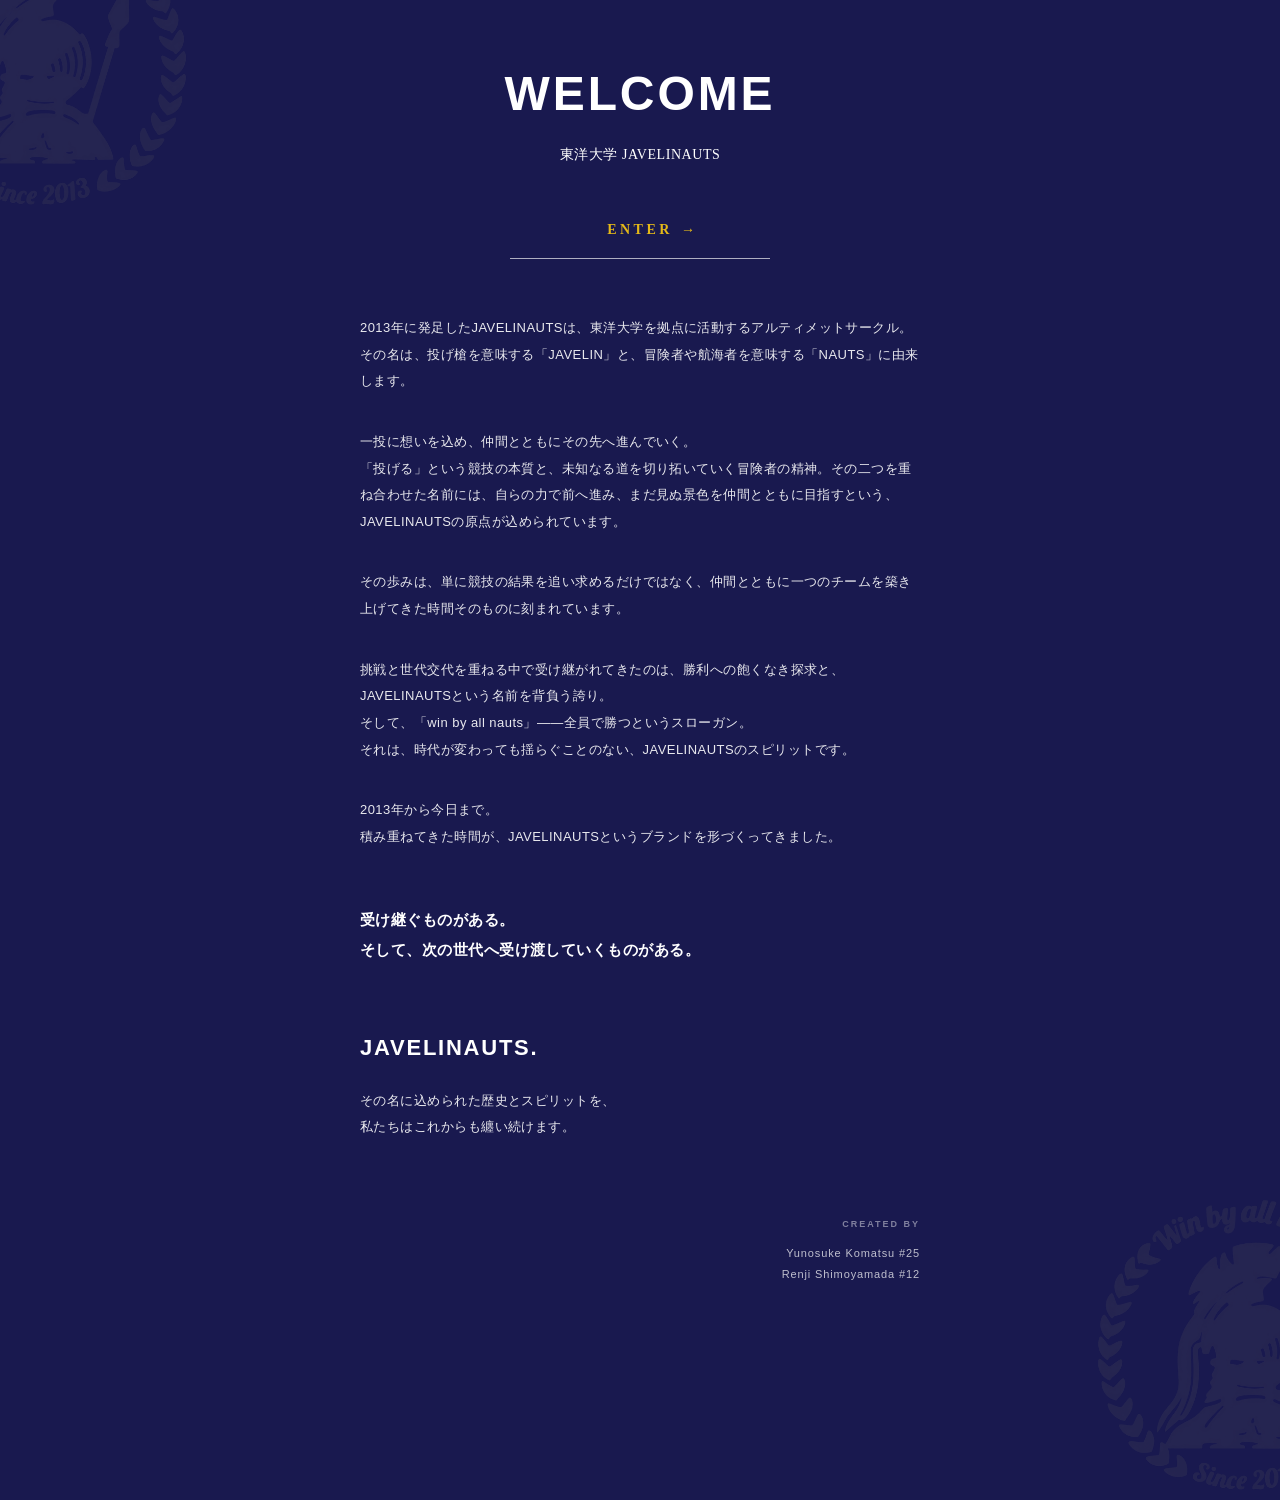
<file: index.html>
<!DOCTYPE html>
<html lang="ja">

<head>
  <meta charset="UTF-8">

  <meta
    name="viewport"
    content="width=device-width, initial-scale=1.0"
  >
  <meta http-equiv="Cache-Control" content="no-cache, no-store, must-revalidate">
<meta http-equiv="Pragma" content="no-cache">
<meta http-equiv="Expires" content="0">

  <title>JAVELINAUTS Uniforms</title>

  <link rel="stylesheet" href="css/style.css?v=1">
</head>


<body class="welcome-page">

  <main class="welcome">


    <!-- =========================
         左上 背景ロゴ
    ========================== -->

    <img
      src="images/jave-logo-transparent.png"
      alt=""
      class="welcome-bg-logo"
      aria-hidden="true"
    >


    <!-- =========================
         WELCOME
    ========================== -->

    <section class="welcome-hero">

      <div class="welcome-content">

        <h1>
          WELCOME
        </h1>

        <p>
          東洋大学 JAVELINAUTS
        </p>

        <a
          href="uniforms.html"
          class="enter-button"
        >
          ENTER
        </a>

      </div>

    </section>


    <!-- =========================
         TEAM STORY
    ========================== -->

    <section class="welcome-story">


      <p>
        2013年に発足したJAVELINAUTSは、東洋大学を拠点に活動するアルティメットサークル。<br>
        その名は、投げ槍を意味する「JAVELIN」と、冒険者や航海者を意味する「NAUTS」に由来します。
      </p>


      <p>
        一投に想いを込め、仲間とともにその先へ進んでいく。<br>
        「投げる」という競技の本質と、未知なる道を切り拓いていく冒険者の精神。その二つを重ね合わせた名前には、自らの力で前へ進み、まだ見ぬ景色を仲間とともに目指すという、JAVELINAUTSの原点が込められています。
      </p>


      <p>
        その歩みは、単に競技の結果を追い求めるだけではなく、仲間とともに一つのチームを築き上げてきた時間そのものに刻まれています。
      </p>


      <p>
        挑戦と世代交代を重ねる中で受け継がれてきたのは、勝利への飽くなき探求と、JAVELINAUTSという名前を背負う誇り。<br>
        そして、「win by all nauts」——全員で勝つというスローガン。<br>
        それは、時代が変わっても揺らぐことのない、JAVELINAUTSのスピリットです。
      </p>


      <p>
        2013年から今日まで。<br>
        積み重ねてきた時間が、JAVELINAUTSというブランドを形づくってきました。
      </p>


      <p class="welcome-story-message">
        受け継ぐものがある。<br>
        そして、次の世代へ受け渡していくものがある。
      </p>


      <!-- =========================
           ENDING
      ========================== -->

      <div class="welcome-story-ending">

        <h2>
          JAVELINAUTS.
        </h2>

        <p>
          その名に込められた歴史とスピリットを、<br>
          私たちはこれからも纏い続けます。
        </p>

      </div>


      <!-- =========================
           CREDIT
      ========================== -->

      <div class="welcome-credit">

        <span class="welcome-credit-label">
          CREATED BY
        </span>

        <p>
          Yunosuke Komatsu #25<br>
          Renji Shimoyamada #12
        </p>

      </div>


    </section>


    <!-- =========================
         右下 背景ロゴ
    ========================== -->

    <img
      src="images/jave-logo-transparent.png"
      alt=""
      class="welcome-bg-logo-bottom"
      aria-hidden="true"
    >


  </main>


 <script src="js/main.js"></script>

</body>

</html>
</file>
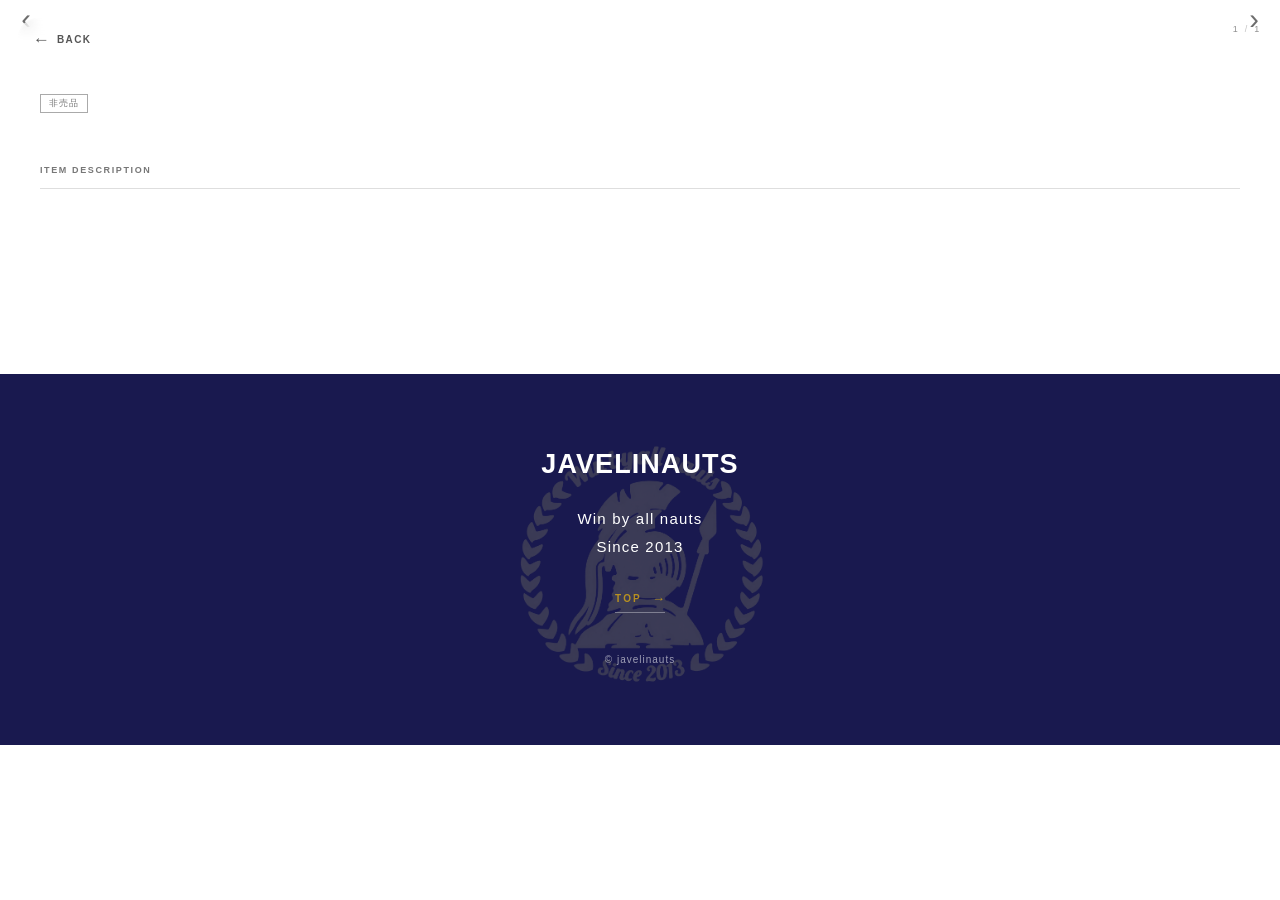
<file: archive-product.html>
<!DOCTYPE html>
<html lang="ja">

<head>
  <meta charset="UTF-8">
  <meta name="viewport" content="width=device-width, initial-scale=1.0">
  <meta http-equiv="Cache-Control" content="no-cache, no-store, must-revalidate">
<meta http-equiv="Pragma" content="no-cache">
<meta http-equiv="Expires" content="0">

  <title>JAVELINAUTS Archive</title>

  <link rel="stylesheet" href="css/style.css?v=1">
</head>


<body class="product-page archive-product-page">


  <main class="product-container">


    <!-- ========================================
         PRODUCT GALLERY
    ======================================== -->

    <section class="product-gallery">

      <a
        href="uniforms.html"
        class="product-close"
        aria-label="ユニフォーム一覧へ戻る"
      >
        <span class="product-back-arrow">←</span>
        <span>BACK</span>
      </a>


      <div class="gallery-viewport">

        <div
          class="gallery-track"
          id="archive-gallery-track"
        ></div>

      </div>


      <button
        type="button"
        class="gallery-arrow gallery-prev"
        aria-label="前の画像"
      >
        ‹
      </button>

      <button
        type="button"
        class="gallery-arrow gallery-next"
        aria-label="次の画像"
      >
        ›
      </button>


      <div
        class="gallery-dots"
        id="archive-gallery-dots"
      ></div>


      <div class="gallery-counter">
        <span id="gallery-current">1</span>

        <span class="gallery-counter-separator">/</span>

        <span id="gallery-total">1</span>
      </div>

    </section>



    <!-- ========================================
         ARCHIVE PRODUCT INFORMATION
    ======================================== -->

    <section class="archive-product-info">

      <h1 id="archive-product-name"></h1>

      <p class="archive-not-for-sale">
        非売品
      </p>


      <div class="archive-description">

        <div class="archive-description-heading">
          <span>ITEM DESCRIPTION</span>
        </div>

        <div class="archive-description-line"></div>


        <p id="archive-product-description"></p>

      </div>

    </section>


  </main>



  <!-- ========================================
       FOOTER
  ======================================== -->

  <footer class="site-footer">

    <img
      src="images/jave-logo-transparent.png"
      alt=""
      class="footer-team-logo"
      aria-hidden="true"
    >

    <div class="footer-content">

      <h2>JAVELINAUTS</h2>

      <p>Win by all nauts</p>

      <p>Since 2013</p>


      <a href="index.html" class="footer-top-link">
        <span>TOP</span>
        <span class="footer-top-arrow">→</span>
      </a>


      <p class="footer-copyright">
        © javelinauts
      </p>

    </div>

  </footer>


  <script src="js/archive-products.js?v=1"></script>
<script src="js/archive.js?v=1"></script>

</body>

</html>
</file>
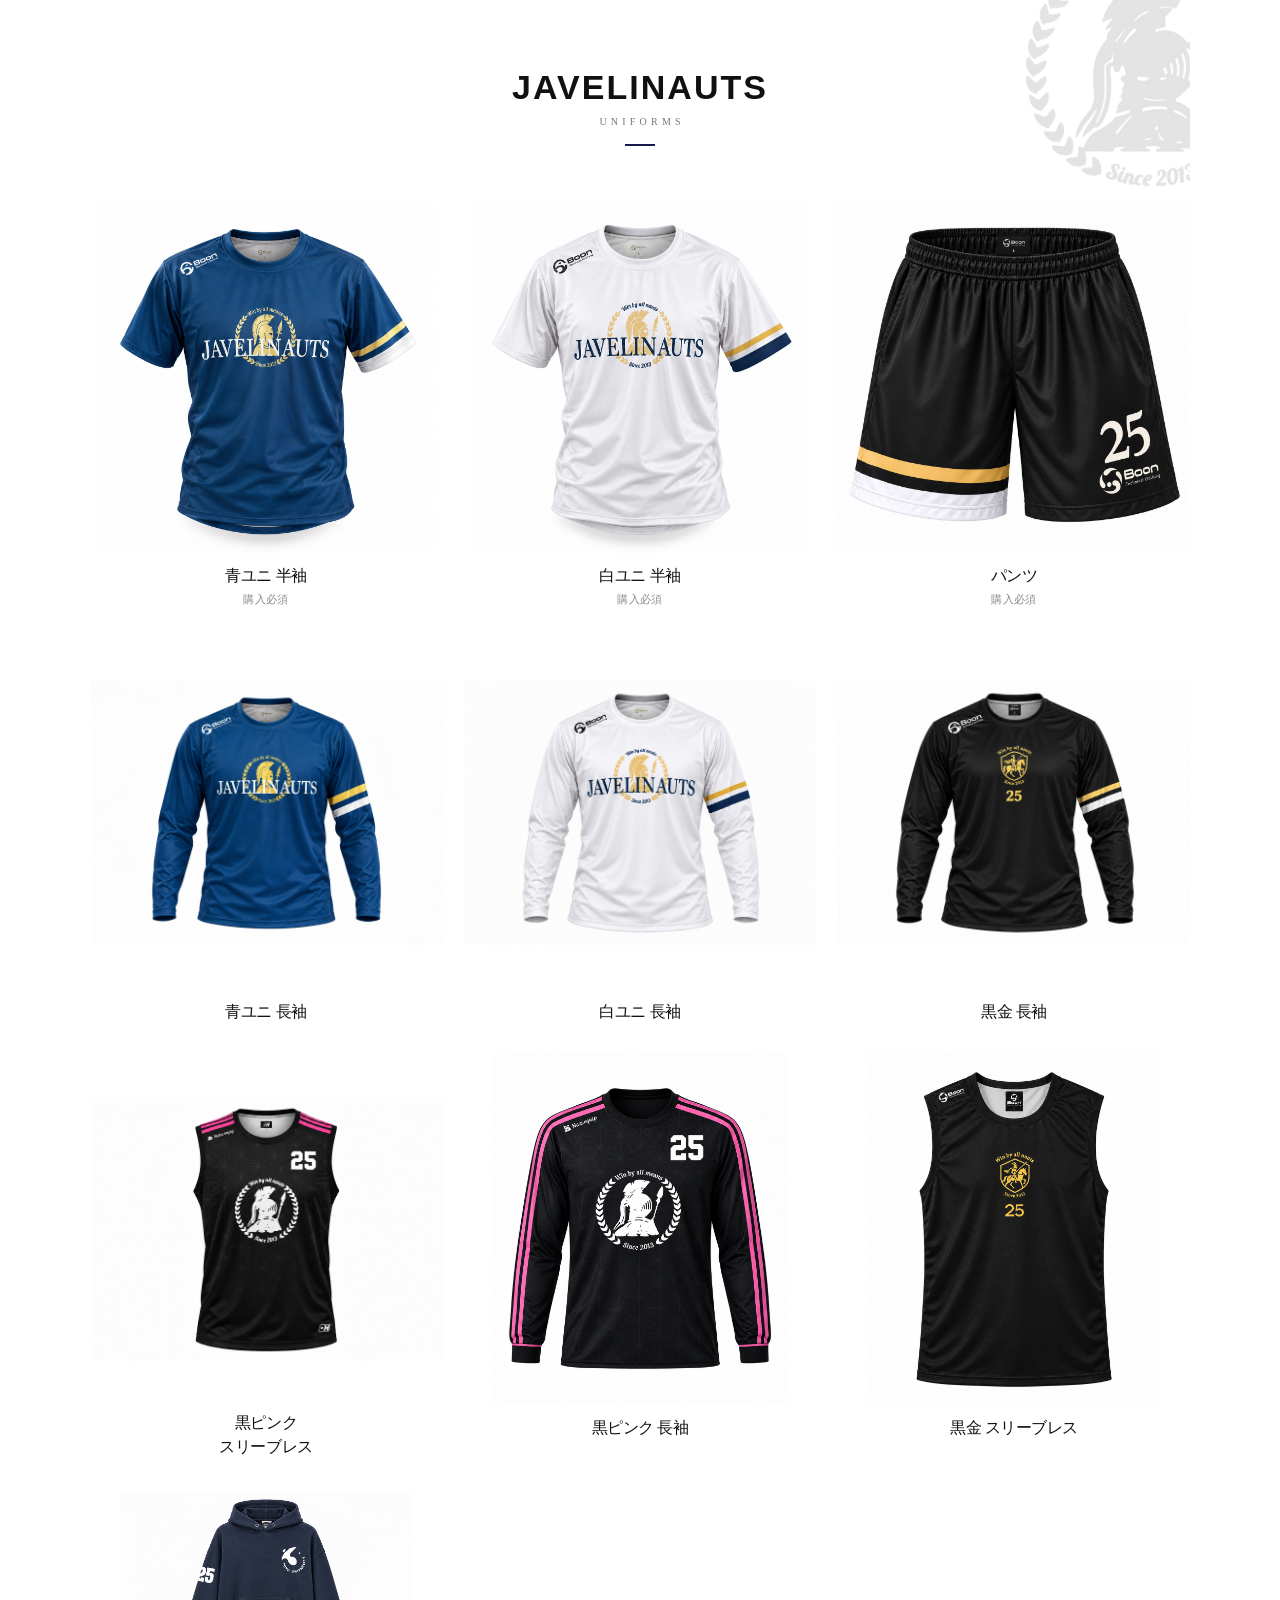
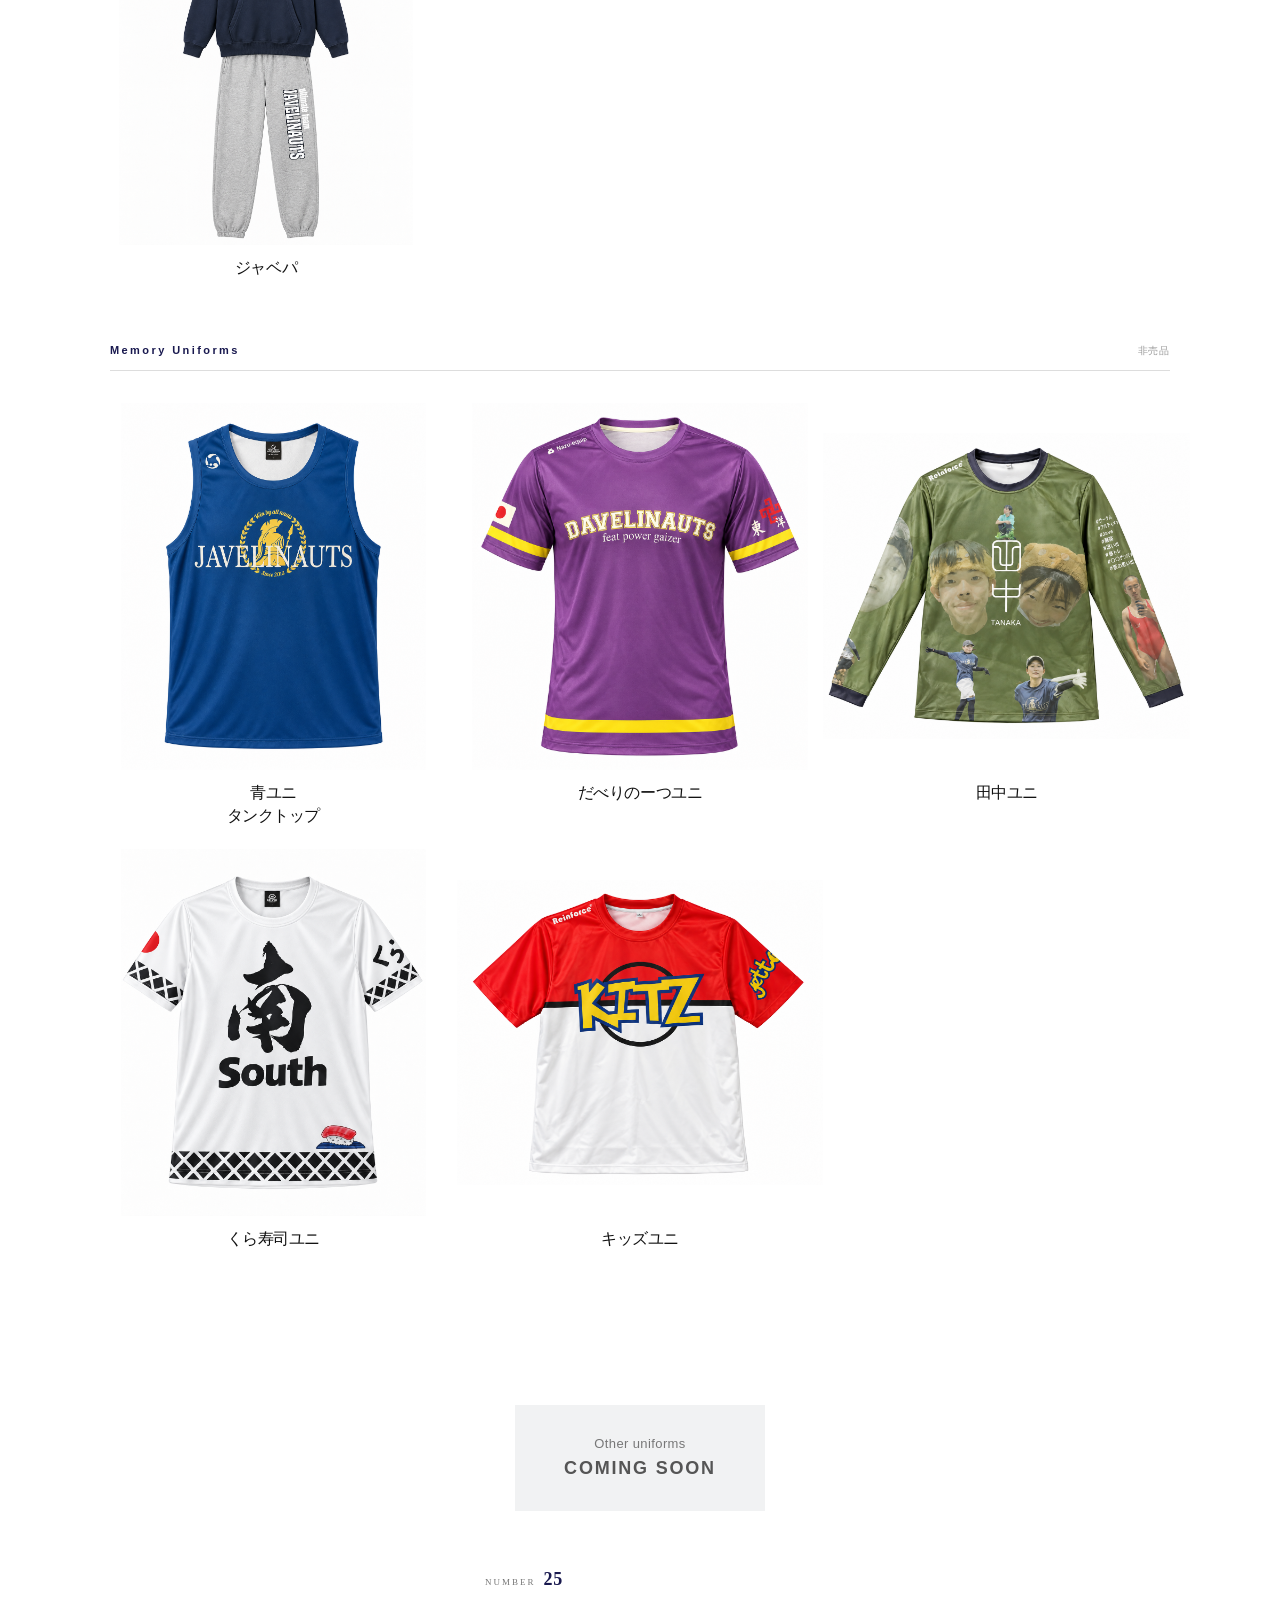
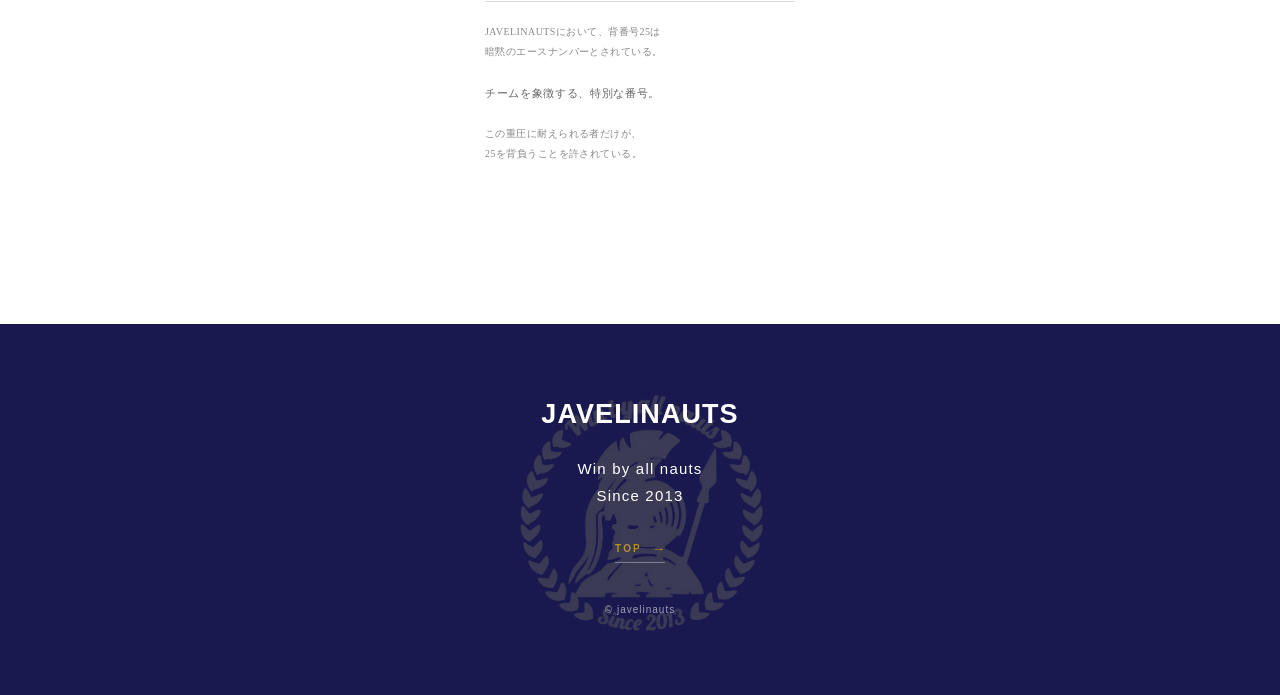
<file: product.html>
<!DOCTYPE html>
<html lang="ja">

<head>
  <meta charset="UTF-8">

  <meta
    name="viewport"
    content="width=device-width, initial-scale=1.0"
  >
  <meta http-equiv="Cache-Control" content="no-cache, no-store, must-revalidate">
<meta http-equiv="Pragma" content="no-cache">
<meta http-equiv="Expires" content="0">

  <title>JAVELINAUTS Uniforms</title>

  <link rel="stylesheet" href="css/style.css?v=1">
</head>


<body class="product-page">
  


  <!-- =========================
       商品写真
  ========================== -->

  <section class="product-gallery">

    <!-- 一覧へ戻る -->
    <a
  href="uniforms.html"
  class="product-close"
  aria-label="ユニフォーム一覧へ戻る"
>
  <span class="product-back-arrow">←</span>
  <span>BACK</span>
</a>


    <!-- 写真 -->
    <div class="gallery-viewport">

      <div class="gallery-track" id="gallery-track">
        
</div>
<div class="gallery-counter">
  <span id="gallery-current">1</span>
  <span class="gallery-counter-separator">/</span>
  <span id="gallery-total">1</span>
</div>


      <!-- 左矢印 -->
      <button
        class="gallery-arrow gallery-prev"
        type="button"
        aria-label="前の写真"
      >
        ‹
      </button>


      <!-- 右矢印 -->
      <button
        class="gallery-arrow gallery-next"
        type="button"
        aria-label="次の写真"
      >
        ›
      </button>

    </div>


    <!-- 丸ポチ -->
    <div class="gallery-dots"></div>

  </section>



  <!-- =========================
       商品情報
  ========================== -->

  <main class="product-content">

    <section class="product-heading">

      <h1 id="product-name"></h1>
      <p
  class="product-required"
  id="product-required"
>
  購入必須
</p>

      <p
  class="product-price"
  id="product-price"
></p>

      <p class="price-note">
        ※2026年9月参照。<br>
        値段は時期や発注数によって前後します。<br>
        写真はイメージです。
      </p>

    </section>


    <!-- アコーディオンは次の工程 -->

    <!-- =========================
     ACCORDION
========================== -->

<section class="product-accordions">


  <!-- アイテム説明 -->

  <div class="accordion-item">

    <button
      class="accordion-header"
      type="button"
      aria-expanded="false"
      data-voice="description"
    >
      <span>アイテム説明</span>
      <span class="accordion-icon"></span>
    </button>

    <div class="accordion-content">

      <div class="accordion-inner">

        <div class="description-block">

          <h3>デザイン</h3>

          <p id="product-design"></p>

        </div>


        <div class="description-block">

          <h3>素材</h3>

          <p id="product-material"></p>

        </div>

      </div>

    </div>

  </div>


  <!-- アイテムサイズ -->

  <div class="accordion-item">

    <button
      class="accordion-header"
      type="button"
      aria-expanded="false"
      data-voice="size"
    >
      <span>アイテムサイズ</span>
      <span class="accordion-icon"></span>
    </button>

    <div class="accordion-content">

  <div class="accordion-inner">

    <div id="product-size-container"></div>

  </div>

</div>

  </div>


  <!-- レビュー -->

  <div class="accordion-item">

    <button
      class="accordion-header"
      type="button"
      aria-expanded="false"
      data-voice="review"
    >
      <span>レビュー</span>
      <span class="accordion-icon"></span>
    </button>

    <div class="accordion-content">

      <div class="accordion-inner review-content">

  <div id="review-container"></div>

</div>

  </div>
</div>


</section>


    <!-- フッター -->

    <footer class="site-footer">

  <img
    src="images/jave-logo-transparent.png"
    alt=""
    class="footer-team-logo"
    aria-hidden="true"
  >

  <div class="footer-content">

    <h2>JAVELINAUTS</h2>

    <p>Win by all nauts</p>

    <p>Since 2013</p>

    <a href="index.html" class="footer-top-link">
  <span>TOP</span>
  <span class="footer-top-arrow">→</span>
</a>

<p class="footer-copyright">
  © javelinauts
</p>

  </div>

</footer>

  </main>


 <script src="js/products.js?v=1"></script>
<script src="js/main.js?v=1"></script>
</body>

</html>
</file>
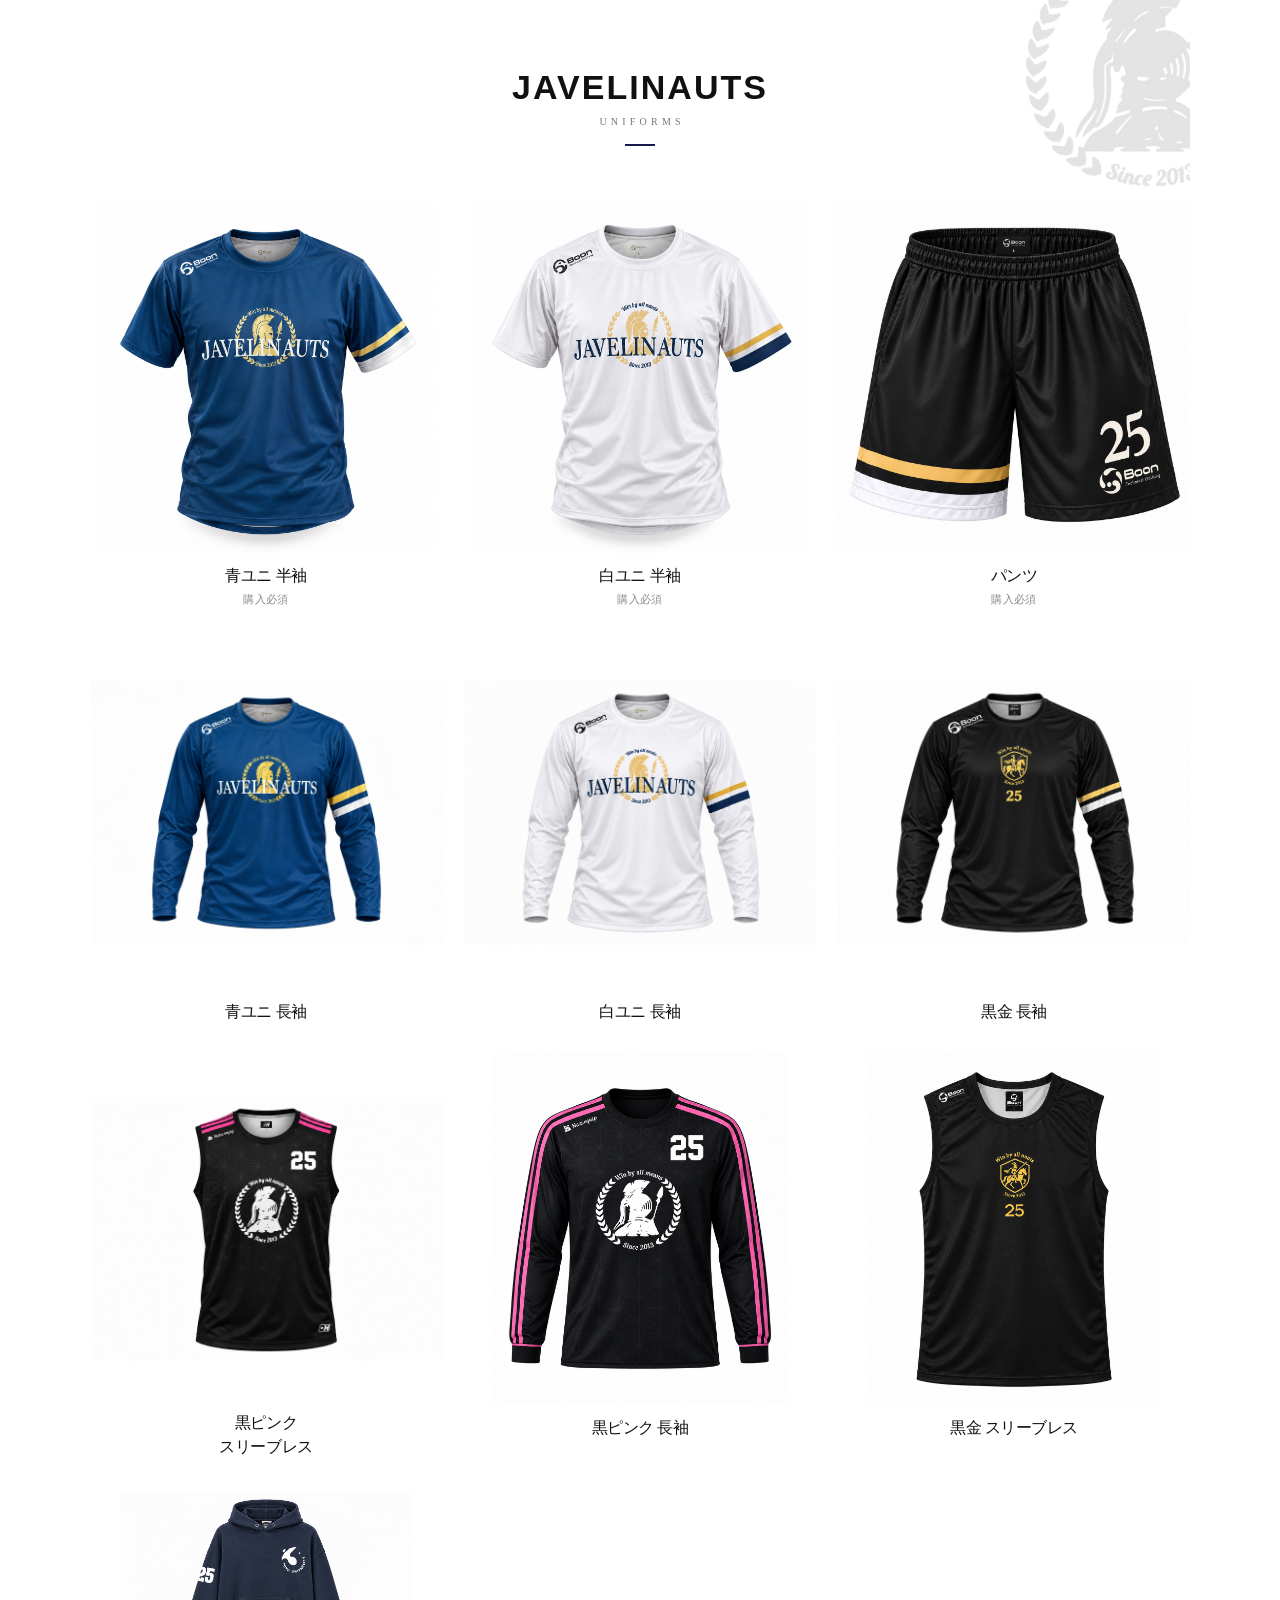
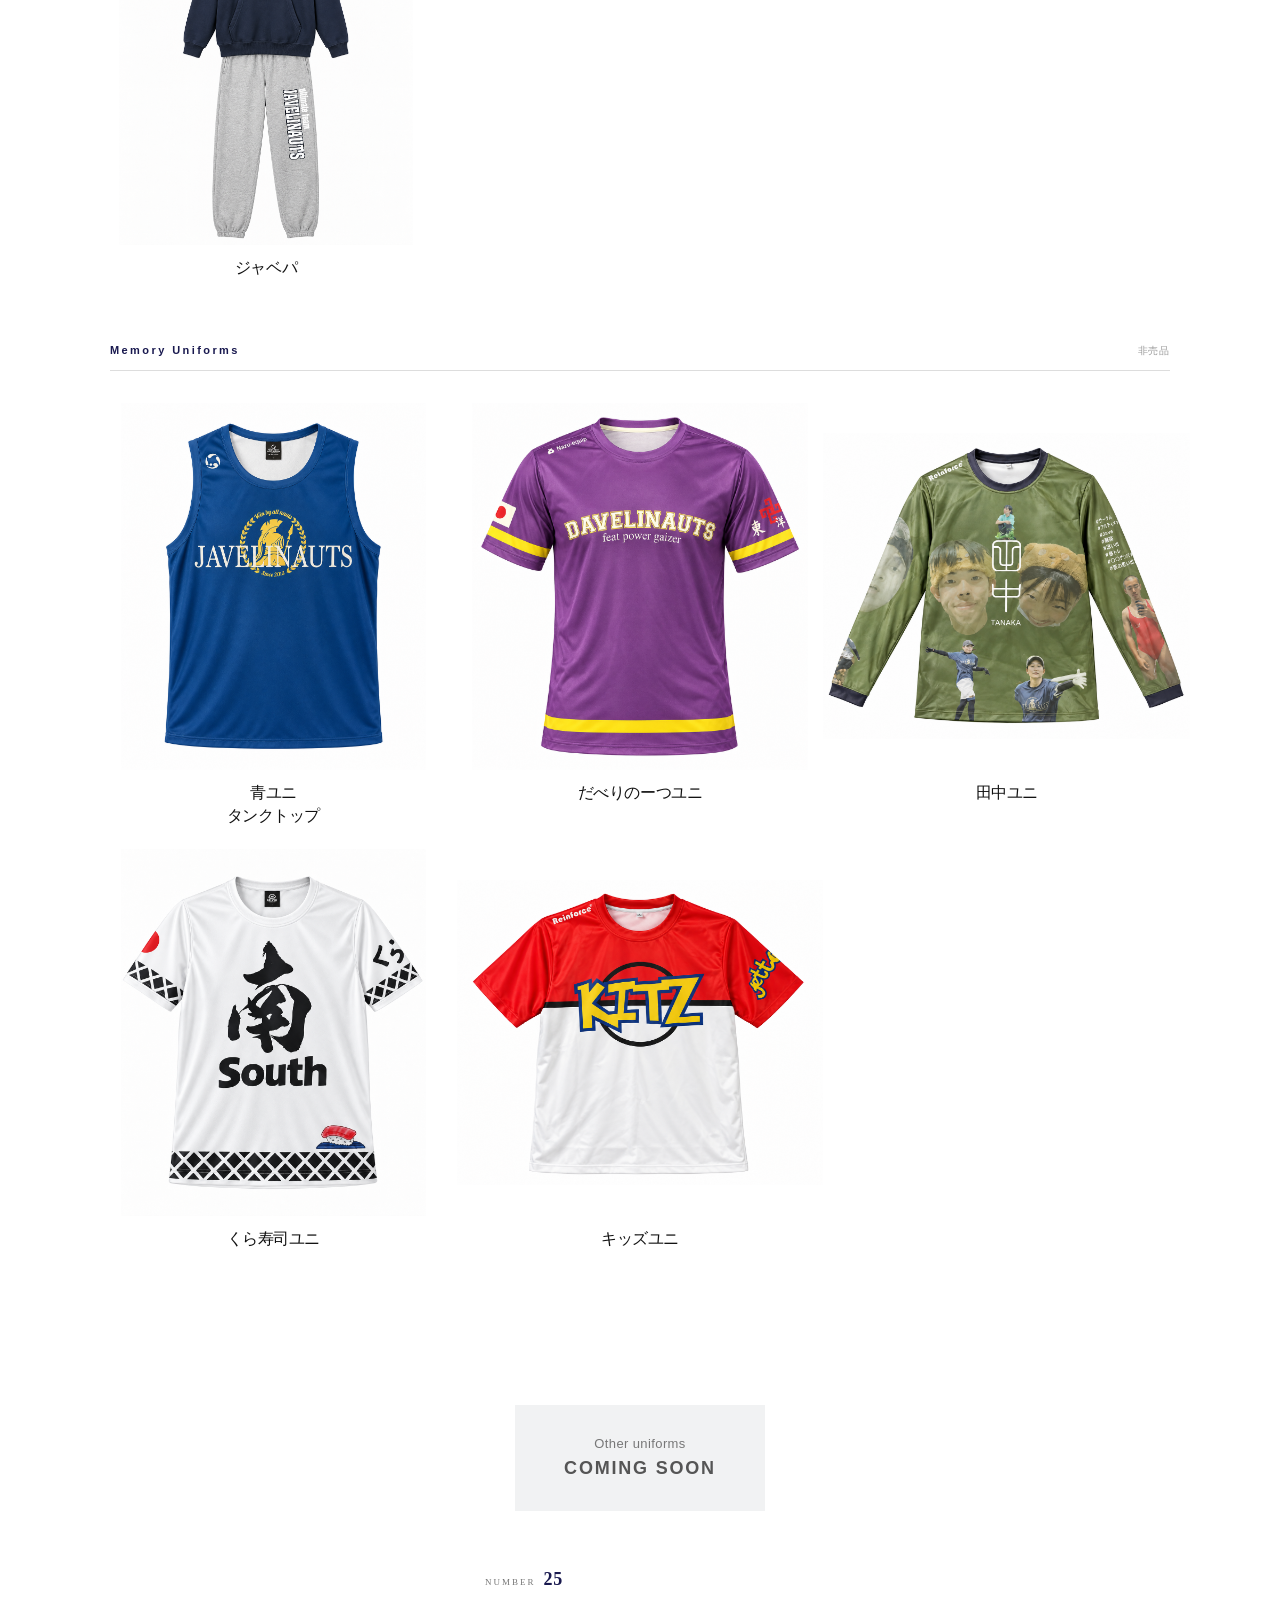
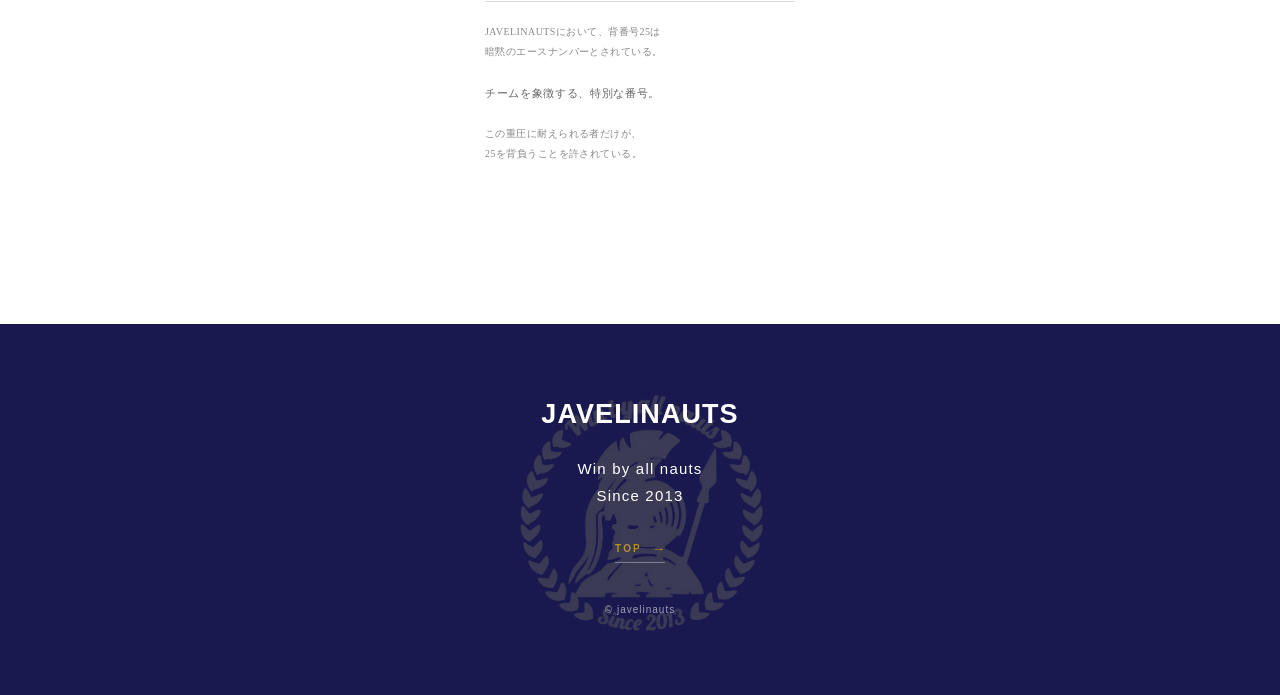
<file: uniforms.html>
<!DOCTYPE html>
<html lang="ja">

<head>
  <meta charset="UTF-8">
  <meta name="viewport" content="width=device-width, initial-scale=1.0">
  <meta http-equiv="Cache-Control" content="no-cache, no-store, must-revalidate">
<meta http-equiv="Pragma" content="no-cache">
<meta http-equiv="Expires" content="0">

  <title>JAVELINAUTS Uniforms</title>

  <link rel="stylesheet" href="css/style.css?v=1">
</head>

<body class="uniforms-page">
  

  <main class="uniforms-container">

    <img
  src="images/jave-logo-transparent.png"
  alt=""
  class="uniforms-corner-logo"
  aria-hidden="true"
>

    <header class="uniforms-header">

  <h1 class="uniforms-title">
    JAVELINAUTS
  </h1>

  <p class="uniforms-subtitle">
    UNIFORMS
  </p>

  <span class="uniforms-header-line"></span>

</header>

    <div class="uniform-grid">

      <!-- 青ユニ 半袖 -->
      <a href="product.html?id=blue-short" class="uniform-item">

  <div class="uniform-image">
    <img
      src="images/uniforms/blue1.png"
      alt="青ユニ 半袖"
    >
  </div>

  <div class="uniform-info">
    <h2>青ユニ 半袖</h2>
    <p class="required-label">購入必須</p>
  </div>

</a>


      <!-- 白ユニ 半袖 -->
      <a href="product.html?id=white-short" class="uniform-item">
        <div class="uniform-image">
  <img src="images/uniforms/white1.png" alt="白ユニ 半袖">
</div>

        <div class="uniform-info">
          <h2>白ユニ 半袖</h2>
          <p class="required-label">購入必須</p>
        </div>
      </a>


      <!-- パンツ -->
      <a href="product.html?id=pants" class="uniform-item">
        <div class="uniform-image">
  <img src="images/uniforms/pants1.png" alt="パンツ">
</div>

        <div class="uniform-info">
          <h2>パンツ</h2>
          <p class="required-label">購入必須</p>
        </div>
      </a>


      <!-- 青ユニ 長袖 -->
      <a href="product.html?id=blue-long" class="uniform-item">
        <div class="uniform-image">
  <img src="images/uniforms/blue_long1.png" alt="青ユニ 長袖">
</div>

        <div class="uniform-info">
          <h2>青ユニ 長袖</h2>
        </div>
      </a>


      <!-- 白ユニ 長袖 -->
      <a href="product.html?id=white-long" class="uniform-item">
        <div class="uniform-image">
  <img src="images/uniforms/white_long1.png" alt="白ユニ 長袖">
</div>

        <div class="uniform-info">
          <h2>白ユニ 長袖</h2>
        </div>
      </a>


      <!-- 黒金 長袖 -->
<a href="product.html?id=black-long" class="uniform-item">
  <div class="uniform-image">
    <img src="images/uniforms/black_long1.png" alt="黒金 長袖">
  </div>

  <div class="uniform-info">
    <h2>黒金 長袖</h2>
  </div>
</a>


      <!-- 黒ピンク スリーブレス -->
<a href="product.html?id=sleeveless" class="uniform-item">
  <div class="uniform-image">
    <img src="images/uniforms/sleeveless1.png" alt="黒ピンク スリーブレス">
  </div>

  <div class="uniform-info">
    <h2 class="black-pink-sleeveless-name">
  黒ピンク<br>スリーブレス
</h2>
  </div>
</a>


<!-- 黒ピンク 長袖 -->
<a href="product.html?id=black-pink-long" class="uniform-item">
  <div class="uniform-image">
    <img src="images/uniforms/black_pink_long1.png" alt="黒ピンク 長袖">
  </div>

  <div class="uniform-info">
    <h2>黒ピンク 長袖</h2>
  </div>
</a>


<!-- 黒金 スリーブレス -->
<a href="product.html?id=tanktop" class="uniform-item">
  <div class="uniform-image">
    <img src="images/uniforms/black_gold_sleeveless1.png" alt="黒金 スリーブレス">
  </div>

  <div class="uniform-info">
    <h2>黒金 スリーブレス</h2>
  </div>
</a>


      <!-- ジャベパ -->
      <a href="product.html?id=javepa" class="uniform-item">
        <div class="uniform-image">
  <img src="images/uniforms/javepa1.png" alt="ジャベパ">
</div>

        <div class="uniform-info">
          <h2>ジャベパ</h2>
        </div>
      </a>

      


    </div>

    <!-- ========================================
     ARCHIVE / 非売品
======================================== -->

<section class="archive-section">

  <div class="archive-header">
    <div class="archive-heading">
      <span class="archive-title">Memory Uniforms</span>
      <span class="archive-label">非売品</span>
    </div>

    <div class="archive-line"></div>
  </div>


  <div class="archive-grid">

    <!-- 青ユニ タンクトップ -->
    <a
      href="archive-product.html?id=blue-tanktop"
      class="uniform-item"
    >
      <div class="uniform-image">
        <img
          src="images/uniforms/blue-tanktop1.png"
          alt="青ユニ タンクトップ"
        >
      </div>

      <div class="uniform-info">
        <h2>
          青ユニ<br>タンクトップ
        </h2>
      </div>
    </a>


    <!-- だべりのーつユニ -->
    <a
      href="archive-product.html?id=daberinauts"
      class="uniform-item"
    >
      <div class="uniform-image">
        <img
          src="images/uniforms/purple1.png"
          alt="だべりのーつユニ"
        >
      </div>

      <div class="uniform-info">
        <h2>だべりのーつユニ</h2>
      </div>
    </a>

    <!-- 田中ユニ -->
<a
  href="archive-product.html?id=tanaka"
  class="uniform-item"
>
  <div class="uniform-image">
    <img
      src="images/uniforms/green1.png"
      alt="田中ユニ"
    >
  </div>

  <div class="uniform-info">
    <h2>田中ユニ</h2>
  </div>
</a>


<!-- くら寿司ユニ -->
<a
  href="archive-product.html?id=kurazushi"
  class="uniform-item"
>
  <div class="uniform-image">
    <img
      src="images/uniforms/kurazushi1.png"
      alt="くら寿司ユニ"
    >
  </div>

  <div class="uniform-info">
    <h2>くら寿司ユニ</h2>
  </div>
</a>

<!-- キッズユニ -->
<a
  href="archive-product.html?id=kitz"
  class="uniform-item"
>
  <div class="uniform-image">
    <img
      src="images/uniforms/kitz1.png"
      alt="キッズユニ"
    >
  </div>

  <div class="uniform-info">
    <h2>キッズユニ</h2>
  </div>
</a>

  </div>

</section>

  </main>


  <section class="coming-soon-section">

  <button
    type="button"
    class="coming-soon-button"
    id="coming-soon-button"
  >

    <span class="coming-soon-inner">

      <span class="coming-soon-title">
        Other uniforms
      </span>

      <span class="coming-soon-text">
        COMING SOON
      </span>

    </span>

  </button>

  
  <div class="number-25-note" id="number-25-note">

  <div class="number-25-heading">
    <span>NUMBER</span>
    <strong>25</strong>
  </div>

  <div class="number-25-line"></div>

  <p>
    JAVELINAUTSにおいて、背番号25は<br>
    暗黙のエースナンバーとされている。
  </p>

  <p class="number-25-key">
    チームを象徴する、特別な番号。
  </p>

  <p>
    この重圧に耐えられる者だけが、<br>
    25を背負うことを許されている。
  </p>

</div>

<div class="number-25-secret" id="number-25-secret">
  YOU ARE NOT READY FOR 25.
</div>

</section>

  <footer class="site-footer">

  <img
  src="images/jave-logo-transparent.png"
  alt=""
  class="footer-team-logo"
  aria-hidden="true"
>

  <div class="footer-content">

    <h2>JAVELINAUTS</h2>

    <p>Win by all nauts</p>

    <p>Since 2013</p>

    <a href="index.html" class="footer-top-link">
  <span>TOP</span>
  <span class="footer-top-arrow">→</span>
</a>

<p class="footer-copyright">
  © javelinauts
</p>

  </div>

</footer>
<script src="js/main.js?v=1"></script>

</body>

</html>
</file>
<file: css/style.css>
/* ========================================
   UNIFORMS LIST PAGE
======================================== */

.uniforms-page {
  margin: 0;
  background: #ffffff;
  color: #111111;
}


/* ページ全体 */

.uniforms-container {
  width: 100%;
  max-width: 1100px;

  margin: 0 auto;

  padding: 52px 0 70px;
}


/* タイトル */

/* ========================================
   UNIFORMS HEADER
======================================== */

.uniforms-header {
  display: flex;
  flex-direction: column;
  align-items: center;

  width: 100%;

  margin-bottom: 42px;

  text-align: center;
}


.uniforms-title {
  margin: 0;

  font-family:
    "Helvetica Neue",
    Arial,
    sans-serif;

  font-size: 27px;
  font-weight: 800;

  line-height: 1;

  letter-spacing: 0.06em;
}


.uniforms-subtitle {
  margin: 12px 0 0;

  color: #777777;

  font-size: 10px;
  font-weight: 500;

  letter-spacing: 0.42em;

  text-indent: 0.42em;
}


/* 下のアクセントライン */

.uniforms-header-line {
  display: block;

  width: 30px;
  height: 2px;

  margin-top: 17px;

  background: #19194f;
}


/* ========================================
   3 × 3 GRID
======================================== */

.uniform-grid {
  display: grid;

  grid-template-columns: repeat(3, 1fr);

  column-gap: 0;
  row-gap: 22px;
}


/* 商品全体 */

.uniform-item {
  display: block;

  color: inherit;
  text-decoration: none;
}


/* ========================================
   商品画像
======================================== */

.uniform-image {
  width: 100%;

  aspect-ratio: 1 / 1;

  overflow: hidden;

  background: #ffffff;
}


/* 後で本物の画像を入れるとき用 */

.uniform-image img {
  display: block;

  width: 100%;
  height: 100%;

  object-fit: contain;
  mix-blend-mode: multiply;
}


/* 仮画像 */

.placeholder-image {
  display: flex;

  align-items: center;
  justify-content: center;

  background: #f2f2f2;

  color: #aaaaaa;

  font-size: 10px;
  letter-spacing: 0.12em;
}


/* ========================================
   商品情報
======================================== */

.uniform-info {
  padding: 11px 6px 0;
  text-align: center;
}


/* 商品名 */

.uniform-info h2 {
  margin: 0;
  font-size: 13px;
  font-weight: 500;
  line-height: 1.45;
  letter-spacing: 0.01em;
  text-align: center;
}


/* 購入必須 */

.required-label {
  margin: 5px 0 0;
  color: #888888;
  font-size: 10px;
  font-weight: 400;
  letter-spacing: 0.04em;
  text-align: center;
}


/* ========================================
   タップ時
======================================== */

.uniform-item {
  display: block;

  position: relative;

  color: inherit;
  text-decoration: none;

  background: #ffffff;

  transform: scale(1);

  transition:
    transform 0.16s ease,
    opacity 0.16s ease,
    box-shadow 0.16s ease;

  -webkit-tap-highlight-color: transparent;
}

.uniform-item:active {
  z-index: 2;

  transform: scale(0.965);

  opacity: 0.88;

  box-shadow:
    0 5px 18px
    rgba(0, 0, 0, 0.10);
}


/* ========================================
   PC
======================================== */

@media (min-width: 768px) {

  .uniforms-container {
    padding:
      70px
      0
      100px;
  }

  .uniforms-header {
  margin-bottom: 55px;
}

.uniforms-title {
  font-size: 34px;
}

  .uniform-grid {
    column-gap: 22px;
    row-gap: 30px;
  }

  .uniform-info h2 {
    font-size: 15px;
  }

  .required-label {
    font-size: 11px;
  }
}

/* ========================================
   PRODUCT DETAIL PAGE
======================================== */

.product-page {
  margin: 0;

  background: #ffffff;
  color: #111111;
}


/* ========================================
   GALLERY
======================================== */

.product-gallery {
  position: relative;

  width: 100%;

  background: #f2f2f2;
}


/* 写真表示エリア */

.gallery-viewport {
  position: relative;

  width: 100%;

  overflow: hidden;

  touch-action: pan-y;
}

.gallery-track {
  display: flex;

  width: 100%;

  transition: transform 0.35s ease;

  will-change: transform;
}


/* 写真1枚 */

.gallery-slide {
  flex: 0 0 100%;

  width: 100%;

  aspect-ratio: 4 / 5;

  background: #ffffff;
}


/* 写真 */

.gallery-slide img {
  display: block;

  width: 100%;
  height: 100%;

  object-fit: contain;
  background: #ffffff
}


/* ========================================
   × BUTTON
======================================== */

.product-close {
  position: absolute;

  top: 18px;
  left: 18px;

  z-index: 10;

  display: inline-flex;
  align-items: center;
  justify-content: center;

  gap: 7px;

  height: 40px;

  padding: 0 14px;

  border:
    1px solid rgba(255, 255, 255, 0.30);

  border-radius: 20px;

  background:
    rgba(255, 255, 255, 0.20);

  color:
    rgba(20, 20, 20, 0.72);

  font-family:
    "Helvetica Neue",
    Arial,
    sans-serif;

  font-size: 10px;
  font-weight: 600;

  letter-spacing: 0.14em;

  text-decoration: none;

  backdrop-filter: blur(7px);
  -webkit-backdrop-filter: blur(7px);

  -webkit-tap-highlight-color: transparent;

  transition:
    background 0.2s ease,
    transform 0.2s ease;
}

.product-back-arrow {
  font-size: 17px;
  font-weight: 300;

  line-height: 1;

  letter-spacing: 0;
}

.product-close:active {
  background:
    rgba(255, 255, 255, 0.38);

  transform: scale(0.96);
}

/* ========================================
   ARROWS
======================================== */

.gallery-arrow {
  position: absolute;

  top: 50%;
  transform: translateY(-50%);

  z-index: 5;

  display: flex;
  align-items: center;
  justify-content: center;

  width: 38px;
  height: 48px;

  padding: 0;

  border: none;
  border-radius: 10px;

  background: rgba(255, 255, 255, 0.12);

  color: rgba(20, 20, 20, 0.62);

  font-size: 29px;
  font-weight: 200;

  cursor: pointer;

  backdrop-filter: blur(5px);
  -webkit-backdrop-filter: blur(5px);

  transition:
    background 0.2s ease,
    transform 0.2s ease;
}


.gallery-prev {
  left: 7px;
}


.gallery-next {
  right: 7px;
}


.gallery-arrow:active {
  background: rgba(255, 255, 255, 0.28);
}

.product-close:active {
  background: rgba(255, 255, 255, 0.32);
  transform: scale(0.94);
}

.gallery-counter {
  position: absolute;

  top: 24px;
  right: 20px;

  z-index: 10;

  color:
    rgba(20, 20, 20, 0.48);

  font-family:
    "Helvetica Neue",
    Arial,
    sans-serif;

  font-size: 9px;
  font-weight: 500;

  letter-spacing: 0.08em;

  pointer-events: none;
}

.gallery-counter-separator {
  margin: 0 3px;

  opacity: 0.55;
}

/* ========================================
   DOTS
======================================== */

.gallery-dots {
  display: flex;

  align-items: center;
  justify-content: center;

  gap: 7px;

  height: 38px;

  background: #ffffff;
}


.gallery-dot {
  width: 6px;
  height: 6px;

  padding: 0;

  border: none;
  border-radius: 50%;

  background: #cfcfcf;
}


.gallery-dot.active {
  background: #19194f;
}


/* ========================================
   PRODUCT INFORMATION
======================================== */

.product-content {
  width: 100%;
}


.product-heading {
  padding: 24px 20px 34px;
}


.product-heading h1 {
  margin: 0 0 16px;

  font-size: 21px;
  font-weight: 600;

  line-height: 1.4;
}


.product-price {
  margin: 0 0 10px;

  font-size: 28px;
  font-weight: 600;

  letter-spacing: -0.02em;

  white-space: pre-line;
}


.price-note {
  margin: 0;

  color: #777777;

  font-size: 11px;

  line-height: 1.7;
}


/* ========================================
   ACCORDION
======================================== */

.product-accordions {
  width: 100%;

  border-top: 1px solid #eeeeee;
}


.accordion-item {
  border-bottom: 1px solid #eeeeee;
}


/* 見出し */

.accordion-header {
  display: flex;

  align-items: center;
  justify-content: space-between;

  width: 100%;
  min-height: 76px;

  padding: 0 20px;

  border: none;

  background: #ffffff;
  color: #111111;

  font-family: inherit;

  font-size: 16px;
  font-weight: 600;

  text-align: left;

  cursor: pointer;
}


/* ========================================
   ＋ / − アイコン
======================================== */

.accordion-icon {
  position: relative;

  display: block;

  width: 16px;
  height: 16px;

  flex-shrink: 0;
}


/* 横線 */

.accordion-icon::before {
  content: "";

  position: absolute;

  top: 50%;
  left: 0;

  width: 16px;
  height: 1px;

  background: #777777;

  transform: translateY(-50%);
}


/* 縦線 */

.accordion-icon::after {
  content: "";

  position: absolute;

  top: 0;
  left: 50%;

  width: 1px;
  height: 16px;

  background: #777777;

  transform: translateX(-50%);

  transition: transform 0.25s ease;
}


/* 開いたら縦線を消す */

.accordion-header[aria-expanded="true"]
.accordion-icon::after {
  transform:
    translateX(-50%)
    rotate(90deg);

  opacity: 0;
}


/* ========================================
   開閉部分
======================================== */

.accordion-content {
  display: grid;

  grid-template-rows: 0fr;

  overflow: hidden;

  transition:
    grid-template-rows 0.3s ease;
}


.accordion-content.open {
  grid-template-rows: 1fr;
}


.accordion-inner {
  min-height: 0;

  overflow: hidden;

  padding:
    0
    20px;

  transition:
    padding 0.3s ease;
}


.accordion-content.open
.accordion-inner {
  padding:
    5px
    20px
    32px;
}


/* ========================================
   ITEM DESCRIPTION
======================================== */

.description-block + .description-block {
  margin-top: 30px;
}


.description-block h3 {
  margin:
    0
    0
    10px;

  font-size: 13px;
  font-weight: 700;
}


.description-block p {
  margin: 0;

  color: #444444;

  font-size: 13px;

  line-height: 1.9;

  white-space: pre-line;
}


/* ========================================
   SIZE GUIDE
======================================== */

.size-guide {
  width: 100%;
}


/* ========================================
   PANTS DIAGRAM
======================================== */

.pants-diagram {
  display: block;

  width: 100%;
  max-width: 270px;

  height: auto;
}


.pants-outline {
  fill: #fafafa;

  stroke: #333333;

  stroke-width: 2;

  stroke-linejoin: round;
}


.pants-detail {
  fill: none;

  stroke: #999999;

  stroke-width: 1.5;
}


.no-fill {
  fill: none;
}

/* ========================================
   SLEEVELESS DIAGRAM
======================================== */

.sleeveless-diagram {
  display: block;

  width: 100%;
  max-width: 250px;

  height: auto;
}


.sleeveless-outline {
  fill: #fafafa;

  stroke: #333333;

  stroke-width: 2;

  stroke-linejoin: round;
}

/* ========================================
   SIZE GROUP
======================================== */

.size-group + .size-group {
  margin-top: 30px;
}


.size-group-title {
  margin-bottom: 8px;

  color: #222222;

  font-size: 11px;
  font-weight: 700;

  letter-spacing: 0.16em;
}


.size-note {
  margin:
    18px
    0
    0;

  color: #999999;

  font-size: 10px;

  line-height: 1.7;
}

/* ========================================
   TANK TOP DIAGRAM
======================================== */

.tanktop-diagram {
  display: block;

  width: 100%;
  max-width: 250px;

  height: auto;
}


.tanktop-outline {
  fill: #fafafa;

  stroke: #333333;

  stroke-width: 2;

  stroke-linejoin: round;
}

/* =========================
   採寸図
========================= */

.size-diagram {
  display: flex;

  align-items: center;
  justify-content: center;

  width: 100%;

  padding:
    8px
    0
    20px;
}


.shirt-diagram {
  display: block;

  width: 100%;
  max-width: 300px;

  height: auto;
}


/* シャツ */

.shirt-outline {
  fill: #fafafa;

  stroke: #333333;

  stroke-width: 2;

  stroke-linejoin: round;
}


.shirt-detail {
  fill: none;

  stroke: #999999;

  stroke-width: 1.5;
}


/* 採寸線 */

.measure-line,
.measure-cap {
  stroke: #19194f;

  stroke-width: 2;
}


.measure-text {
  fill: #19194f;

  font-family:
    "Helvetica Neue",
    Arial,
    sans-serif;

  font-size: 16px;

  font-weight: 700;
}


/* =========================
   A / B 説明
========================= */

.measurement-list {
  display: grid;

  grid-template-columns:
    repeat(
      auto-fit,
      minmax(100px, 1fr)
    );

  gap: 8px;

  margin-bottom: 32px;
}


.measurement-item {
  display: flex;

  align-items: center;

  flex: 1;

  min-width: 0;

  padding:
    11px
    12px;

  background: #f7f7f7;
}


.measurement-key {
  display: flex;

  align-items: center;
  justify-content: center;

  flex-shrink: 0;

  width: 26px;
  height: 26px;

  margin-right: 9px;

  background: #19194f;

  color: #ffffff;

  font-size: 11px;
  font-weight: 700;
}


.measurement-label {
  color: #333333;

  font-size: 11px;

  line-height: 1.4;
}


/* =========================
   SIZE CHART TITLE
========================= */

.size-table-header {
  display: flex;

  align-items: baseline;
  justify-content: space-between;

  margin-bottom: 10px;
}


.size-table-header span:first-child {
  font-size: 11px;
  font-weight: 700;

  letter-spacing: 0.18em;
}


.size-table-header span:last-child {
  color: #888888;

  font-size: 10px;
}


/* =========================
   TABLE
========================= */

.size-table-wrapper {
  width: 100%;

  overflow-x: auto;
}


.size-table {
  width: 100%;

  border-collapse: collapse;

  table-layout: fixed;
}


.size-table th,
.size-table td {
  padding:
    12px
    6px;

  border-bottom:
    1px solid #e5e5e5;

  font-size: 12px;

  text-align: center;
}


.size-table thead th {
  color: #777777;

  font-size: 10px;
  font-weight: 500;

  letter-spacing: 0.08em;

  border-top:
    1px solid #222222;

  border-bottom:
    1px solid #222222;
}


.size-table tbody th {
  font-weight: 600;
}


.size-table tbody td {
  color: #333333;
}


/* =========================
   準備中
========================= */

.size-coming-soon {
  margin: 5px 0 10px;

  color: #999999;

  font-size: 12px;

  text-align: center;
}


/* ========================================
   REVIEWS
======================================== */

.review-summary {
  display: flex;

  align-items: baseline;

  justify-content: space-between;

  padding-bottom: 22px;

  border-bottom: 1px solid #eeeeee;
}


.review-summary-label {
  font-size: 13px;
  font-weight: 600;
}


.review-summary-score {
  font-size: 22px;
  font-weight: 600;
}


/* レビュー1件 */

.review-item {
  padding: 22px 0;

  border-bottom: 1px solid #eeeeee;
}


.review-item:last-child {
  border-bottom: none;
}


/* 名前・星・点数 */

.review-meta {
  display: flex;

  align-items: center;

  gap: 8px;
}


.review-name {
  min-width: 42px;

  font-size: 13px;
  font-weight: 600;
}


.review-stars {
  font-size: 13px;

  letter-spacing: 1px;
}


.review-score {
  color: #777777;

  font-size: 11px;
}


/* 一言感想 */

.review-item p {
  margin:
    11px
    0
    0;

  color: #444444;

  font-size: 13px;

  line-height: 1.7;

  white-space: pre-line;
}


/* ========================================
   PRODUCT FOOTER
======================================== */

.product-footer {
  display: flex;

  flex-direction: column;

  align-items: center;
  justify-content: center;

  min-height: 250px;

  margin-top: 70px;

  background: #19194f;

  color: #ffffff;

  text-align: center;
}


.product-footer strong {
  margin-bottom: 15px;

  font-size: 22px;

  letter-spacing: 0.08em;
}


.product-footer span {
  margin: 2px 0;

  font-size: 11px;

  letter-spacing: 0.12em;
}

/* =========================
   FOOTER TOP LINK
========================= */

.footer-top-link {
  display: inline-flex;

  align-items: center;
  justify-content: center;

  gap: 10px;

  margin-top: 32px;
  padding-bottom: 6px;

  color: rgba(232, 177, 12, 0.72);

  font-family:
    "Helvetica Neue",
    Arial,
    sans-serif;

  font-size: 10px;
  font-weight: 600;

  letter-spacing: 0.22em;

  text-decoration: none;

  border-bottom:
    1px solid rgba(255, 255, 255, 0.35);

  -webkit-tap-highlight-color: transparent;

  transition:
    color 0.2s ease,
    border-color 0.2s ease,
    opacity 0.2s ease;
}


.footer-top-arrow {
  font-size: 13px;
  font-weight: 400;

  letter-spacing: 0;

  transition:
    transform 0.2s ease;
}


/* タップ */

.footer-top-link:active {
  opacity: 0.55;
}


/* PC */

@media (hover: hover) {

  .footer-top-link:hover {
    color: #ffffff;

    border-color:
      rgba(255, 255, 255, 0.8);
  }

  .footer-top-link:hover
  .footer-top-arrow {
    transform: translateX(3px);
  }

}

/* ========================================
   REQUIRED LABEL
======================================== */

.product-required {
  display: none;

  width: fit-content;

  margin:
    -5px
    0
    18px;

  padding:
    5px
    9px;

  border: 1px solid #222222;

  color: #222222;

  font-size: 10px;
  font-weight: 600;

  letter-spacing: 0.08em;
}


.product-required.show {
  display: block;
}

@media (hover: hover) {

  .uniform-item:hover {
    z-index: 2;

    transform: translateY(-2px);

    box-shadow:
      0 6px 20px
      rgba(0, 0, 0, 0.07);
  }

}

/* =========================
   SITE FOOTER
========================= */

.site-footer {
  width: 100%;
  margin-top: 70px;
  padding: 75px 0 80px;

  background: #19194f;
  color: #ffffff;

  text-align: center;

  display: flex;
  flex-direction: column;
  align-items: center;
  justify-content: center;
  position: relative;
  overflow: hidden;
}

.site-footer h2 {
  margin: 0 0 26px;

  color: #ffffff;

  font-family: "Helvetica Neue", Arial, sans-serif;
  font-size: 27px;
  font-weight: 800;
  letter-spacing: 0.04em;

  width: 100%;
  text-align: center;
}

.site-footer p {
  margin: 0;

  color: #ffffff;

  font-family: "Helvetica Neue", Arial, sans-serif;
  font-size: 15px;
  font-weight: 500;
  letter-spacing: 0.08em;
  line-height: 1.7;

  width: 100%;
  text-align: center;
}

.site-footer p + p {
  margin-top: 2px;
}

/* =========================
   CORNER TEAM LOGO
========================= */

.uniforms-container {
  position: relative;
  overflow: hidden;
}

.uniforms-corner-logo {
  position: absolute;

  top: -75px;
  right: -95px;

  width: 270px;
  height: auto;

  opacity: 0.17;

  pointer-events: none;
  user-select: none;

  z-index: 2;
}

.uniforms-header {
  position: relative;
  z-index: 3;
}

.footer-team-logo {
  position: absolute;

  top: 50%;
  left: 50%;

  width: 260px;
  height: auto;

  transform: translate(-50%, -50%);

  opacity: 0.5;

  pointer-events: none;
  user-select: none;

  z-index: 0;
}

.footer-content {
  position: relative;
  z-index: 1;

  width: 100%;
  text-align: center;
}





/* =========================
   PAGE TRANSITION
========================= */

body::after {
  content: "";

  position: fixed;
  inset: 0;

  background: #ffffff;

  opacity: 0;
  visibility: hidden;

  pointer-events: none;

  z-index: 99999;

  transition:
    opacity 0.4s ease,
    visibility 0s linear 0.4s;
}

body.page-leaving::after {
  opacity: 1;
  visibility: visible;

  transition:
    opacity 0.4s ease,
    visibility 0s;
}

/* =========================
   OTHER UNIFORMS
========================= */

.coming-soon-section {
  display: flex;
  flex-direction: column;
  align-items: center;

  padding: 55px 20px 65px;
}

.coming-soon-button {
  width: 60%;
  max-width: 250px;

  padding: 0;

  border: none;
  border-radius: 0;

  background: rgba(120, 125, 135, 0.10);

  cursor: pointer;

  -webkit-tap-highlight-color: transparent;

  transition:
    transform 0.15s ease,
    background 0.15s ease;
}


.coming-soon-inner {
  display: flex;
  flex-direction: column;
  align-items: center;
  justify-content: center;

  min-height: 78px;

  padding: 14px 8px;

  border: none;
  border-radius: 0;
}


/* 上の文字 */

.coming-soon-title {
  color: #777777;

  font-family:
    "Helvetica Neue",
    Arial,
    sans-serif;

  font-size: 13px;
  font-weight: 500;

  letter-spacing: 0.03em;
}


.coming-soon-text {
  margin-top: 7px;

  color: #555555;

  font-family:
    "Helvetica Neue",
    Arial,
    sans-serif;

  font-size: 18px;
  font-weight: 700;

  letter-spacing: 0.10em;
}


/* 押した瞬間 */

.coming-soon-button:active {
  transform: scale(0.96);

  background: rgba(120, 125, 135, 0.18);
}

/* =========================
   NUMBER 25
========================= */

.number-25-note {
  width: 72%;
  max-width: 310px;

  margin: 58px auto 5px;

  color: #888888;

  text-align: left;
}


/* NUMBER 25 */

.number-25-heading {
  display: flex;
  align-items: baseline;

  gap: 8px;

  color: #777777;
}

.number-25-heading span {
  font-size: 9px;
  font-weight: 500;

  letter-spacing: 0.22em;
}

.number-25-heading strong {
  color: #19194f;

  font-size: 18px;
  font-weight: 600;

  letter-spacing: 0.05em;
}


/* 細いライン */

.number-25-line {
  width: 100%;
  height: 1px;

  margin: 11px 0 20px;

  background: #dddddd;
}


/* 本文 */

.number-25-note p {
  margin: 0 0 20px;

  font-size: 10px;
  font-weight: 400;

  line-height: 2;

  letter-spacing: 0.045em;
}


/* 中央の一文だけ少し強く */

.number-25-note .number-25-key {
  color: #666666;

  font-size: 11px;
  font-weight: 500;

  letter-spacing: 0.06em;
}

/* =========================
   JAVEPA SIZE GUIDE
========================= */

.javepa-diagram {
  display: block;
  width: 100%;
  max-width: 430px;
  height: auto;
  margin: 0 auto;
}


/* 服本体 */

.javepa-garment {
  fill: #fafafa;
  stroke: #222;
  stroke-width: 2.2;
  stroke-linejoin: round;
  stroke-linecap: round;
}


/* フード・ウエスト・裾など */

.javepa-garment-detail {
  fill: none;
  stroke: #777;
  stroke-width: 1.5;
  stroke-linecap: round;
}


/* 寸法線 */

.measure-line-arrow {
  fill: none;
  stroke: #19194f;
  stroke-width: 2;
  stroke-linecap: round;
}


/* 矢印 */

.measure-arrow {
  fill: #19194f;
}


/* 寸法名 */

.measure-label {
  fill: #19194f;
  font-size: 14px;
  font-weight: 700;
  font-family:
    "Helvetica Neue",
    "Noto Sans JP",
    Arial,
    sans-serif;
}

/* ==================================================
   WELCOME PAGE
================================================== */

html,
body {
  margin: 0;
  padding: 0;
  width: 100%;
}


/* ページ本体 */

body.welcome-page {
  margin: 0;

  background: #19194f;
  color: #ffffff;
}


/*
  ロゴの横方向のはみ出しだけを切る。
  overflow:hidden と違いスクロールコンテナを作らない。
*/

.welcome {
  position: relative;

  width: 100%;
  min-height: 100vh;

  background: #19194f;

  overflow-x: clip;
}


/* ==================================================
   HERO
================================================== */

.welcome-hero {
  position: relative;
  z-index: 2;

  width: 100%;

  padding:
    70px
    28px
    0;

  box-sizing: border-box;
}


.welcome-content {
  position: relative;

  width: 100%;
  max-width: 430px;

  margin: 0 auto;

  text-align: center;
}


/* WELCOME */

.welcome-content h1 {
  margin: 0;

  color: #ffffff;

  font-family:
    "Helvetica Neue",
    Arial,
    sans-serif;

  font-size: 48px;
  font-weight: 800;

  line-height: 1;

  letter-spacing: .06em;
}


/* 東洋大学 JAVELINAUTS */

.welcome-content > p {
  margin:
    28px
    0
    0;

  color: #ffffff;

  font-size: 14px;
  font-weight: 400;

  letter-spacing: .04em;
}


/* ==================================================
   ENTER
================================================== */

.enter-button {
  position: relative;

  display: block;

  width: 260px;

  margin:
    58px
    auto
    0;

  padding:
    0
    0
    20px;

  box-sizing: border-box;

  color: #e5b918;

  font-size: 14px;
  font-weight: 700;

  letter-spacing: .25em;

  text-decoration: none;

  border-bottom:
    1px solid rgba(255, 255, 255, .65);
}


/* 矢印 */

.enter-button::after {
  content: "→";

  position: absolute;

  top: 0;
  right: 75px;

  font-weight: 400;

  letter-spacing: 0;
}


/* ==================================================
   STORY
================================================== */

.welcome-story {
  position: relative;
  z-index: 2;

  width: calc(100% - 56px);
  max-width: 560px;

  margin:
    56px
    auto
    0;

  padding:
    0
    0
    110px;

  box-sizing: border-box;

  color:
    rgba(255, 255, 255, .90);

  font-family:
    "Helvetica Neue",
    Arial,
    sans-serif;

  font-size: 13px;
  font-weight: 400;

  line-height: 2.05;

  letter-spacing: .035em;

  text-align: left;
}


.welcome-story > p {
  margin:
    0
    0
    34px;
}


/* ==================================================
   STORY MESSAGE
================================================== */

.welcome-story-message {
  margin-top: 54px !important;
  margin-bottom: 60px !important;

  color: #ffffff;

  font-size: 15px;
  font-weight: 600;

  line-height: 2;
}


/* ==================================================
   STORY ENDING
================================================== */

.welcome-story-ending {
  margin-top: 10px;
}


.welcome-story-ending h2 {
  margin:
    0
    0
    18px;

  color: #ffffff;

  font-size: 22px;
  font-weight: 800;

  letter-spacing: .08em;
}


.welcome-story-ending p {
  margin: 0;

  color:
    rgba(255, 255, 255, .90);

  line-height: 2;
}


/* ==================================================
   TOP LEFT BACKGROUND LOGO
================================================== */

.welcome-bg-logo {
  position: absolute;

  top: -105px;
  left: -125px;

  width: 320px;
  height: auto;

  opacity: .18;

  z-index: 1;

  pointer-events: none;
  user-select: none;
}


/* ==================================================
   BOTTOM RIGHT BACKGROUND LOGO
================================================== */

.welcome-bg-logo-bottom {
  position: absolute;

  right: -125px;
  bottom: -105px;

  width: 320px;
  height: auto;

  opacity: .18;

  z-index: 1;

  pointer-events: none;
  user-select: none;
}


/* ==================================================
   CREDIT
================================================== */

.welcome-credit {
  position: relative;
  z-index: 3;

  margin-top: 75px;

  text-align: right;
}


.welcome-credit-label {
  display: block;

  margin-bottom: 10px;

  color:
    rgba(255, 255, 255, .45);

  font-size: 9px;
  font-weight: 600;

  letter-spacing: .22em;
}


.welcome-credit p {
  margin: 0;

  color:
    rgba(255, 255, 255, .72);

  font-size: 11px;
  font-weight: 400;

  line-height: 1.9;

  letter-spacing: .08em;
}

.footer-copyright {
  margin-top: 42px !important;

  color:
    rgba(255, 255, 255, 0.58) !important;

  font-size: 10px !important;
  font-weight: 400 !important;

  line-height: 1 !important;

  letter-spacing: 0.10em !important;

  text-transform: lowercase;
}

.uniform-info h2 {
  font-size: clamp(11px, 3.1vw, 16px);
  letter-spacing: -0.03em;
}

.black-pink-sleeveless-name {
  transform: translateY(-5px);
}

.number-25-note {
  cursor: pointer;
  -webkit-tap-highlight-color: transparent;
}

.number-25-secret {
  position: fixed;
  top: 50%;
  left: 50%;
  z-index: 9999;

  transform: translate(-50%, -50%) translateY(8px);

  width: max-content;
  max-width: calc(100% - 48px);
  padding: 14px 20px;

  background: rgba(235, 235, 235, 0.88);
  border: 1px solid rgba(0, 0, 0, 0.04);
  border-radius: 4px;

  color: #b3261e;

  font-family: "Helvetica Neue", Arial, sans-serif;
  font-size: 13px;
  font-weight: 600;
  letter-spacing: 0.12em;
  text-align: center;
  white-space: nowrap;

  opacity: 0;
  visibility: hidden;
  pointer-events: none;

  backdrop-filter: blur(4px);
  -webkit-backdrop-filter: blur(4px);

  transition:
    opacity 0.6s ease,
    transform 0.6s ease,
    visibility 0s linear 0.6s;
}
.number-25-secret.show {
  opacity: 1;
  visibility: visible;

  transform: translate(-50%, -50%) translateY(0);

  transition:
    opacity 0.6s ease,
    transform 0.6s ease,
    visibility 0s;
}


/* ========================================
   ARCHIVE
======================================== */

.archive-section {
  width: 100%;
  margin-top: 65px;
}

.archive-header {
  width: calc(100% - 40px);
  margin: 0 auto 32px;
}

.archive-heading {
  display: flex;
  align-items: baseline;
  justify-content: space-between;
}

.archive-title {
  color: #19194f;
  font-family: "Helvetica Neue", Arial, sans-serif;
  font-size: 11px;
  font-weight: 700;
  letter-spacing: 0.22em;
}

.archive-label {
  color: #999;
  font-size: 10px;
  font-weight: 400;
  letter-spacing: 0.08em;
}

.archive-line {
  width: 100%;
  height: 1px;
  margin-top: 12px;
  background: #ddd;
}

.archive-grid {
  display: grid;
  grid-template-columns: repeat(3, 1fr);
  column-gap: 0;
  row-gap: 22px;
}



/* ========================================
   ARCHIVE PRODUCT INFO
======================================== */

.archive-product-info {
  width: 100%;
  padding: 34px 24px 70px;
  box-sizing: border-box;
  background: #fff;
}


/* 商品名 */
.archive-product-info h1 {
  margin: 0;

  color: #191919;

  font-family: "Helvetica Neue", Arial, sans-serif;
  font-size: 23px;
  font-weight: 600;
  line-height: 1.35;
  letter-spacing: 0.02em;
}


/* 非売品 */
.archive-not-for-sale {
  display: inline-block;

  margin: 11px 0 0;
  padding: 4px 8px;

  border: 1px solid #aaa;

  color: #777;

  font-size: 9px;
  font-weight: 500;
  line-height: 1;
  letter-spacing: 0.12em;
}


/* アイテム説明全体 */
.archive-description {
  margin-top: 52px;
}


/* ITEM DESCRIPTION */
.archive-description-heading {
  display: flex;
  align-items: center;

  color: #777;

  font-family: "Helvetica Neue", Arial, sans-serif;
  font-size: 9px;
  font-weight: 600;
  letter-spacing: 0.18em;
}


/* 見出し下の線 */
.archive-description-line {
  width: 100%;
  height: 1px;

  margin: 13px 0 25px;

  background: #dedede;
}


/* 説明本文 */
.archive-description p {
  margin: 0;

  color: #555;

  font-size: 12px;
  font-weight: 400;
  line-height: 2;
  letter-spacing: 0.035em;

  white-space: pre-line;
}

@media (min-width: 768px) {

  .archive-product-info {
    padding: 45px 40px 90px;
  }

  .archive-product-info h1 {
    font-size: 27px;
  }

}
</file>
